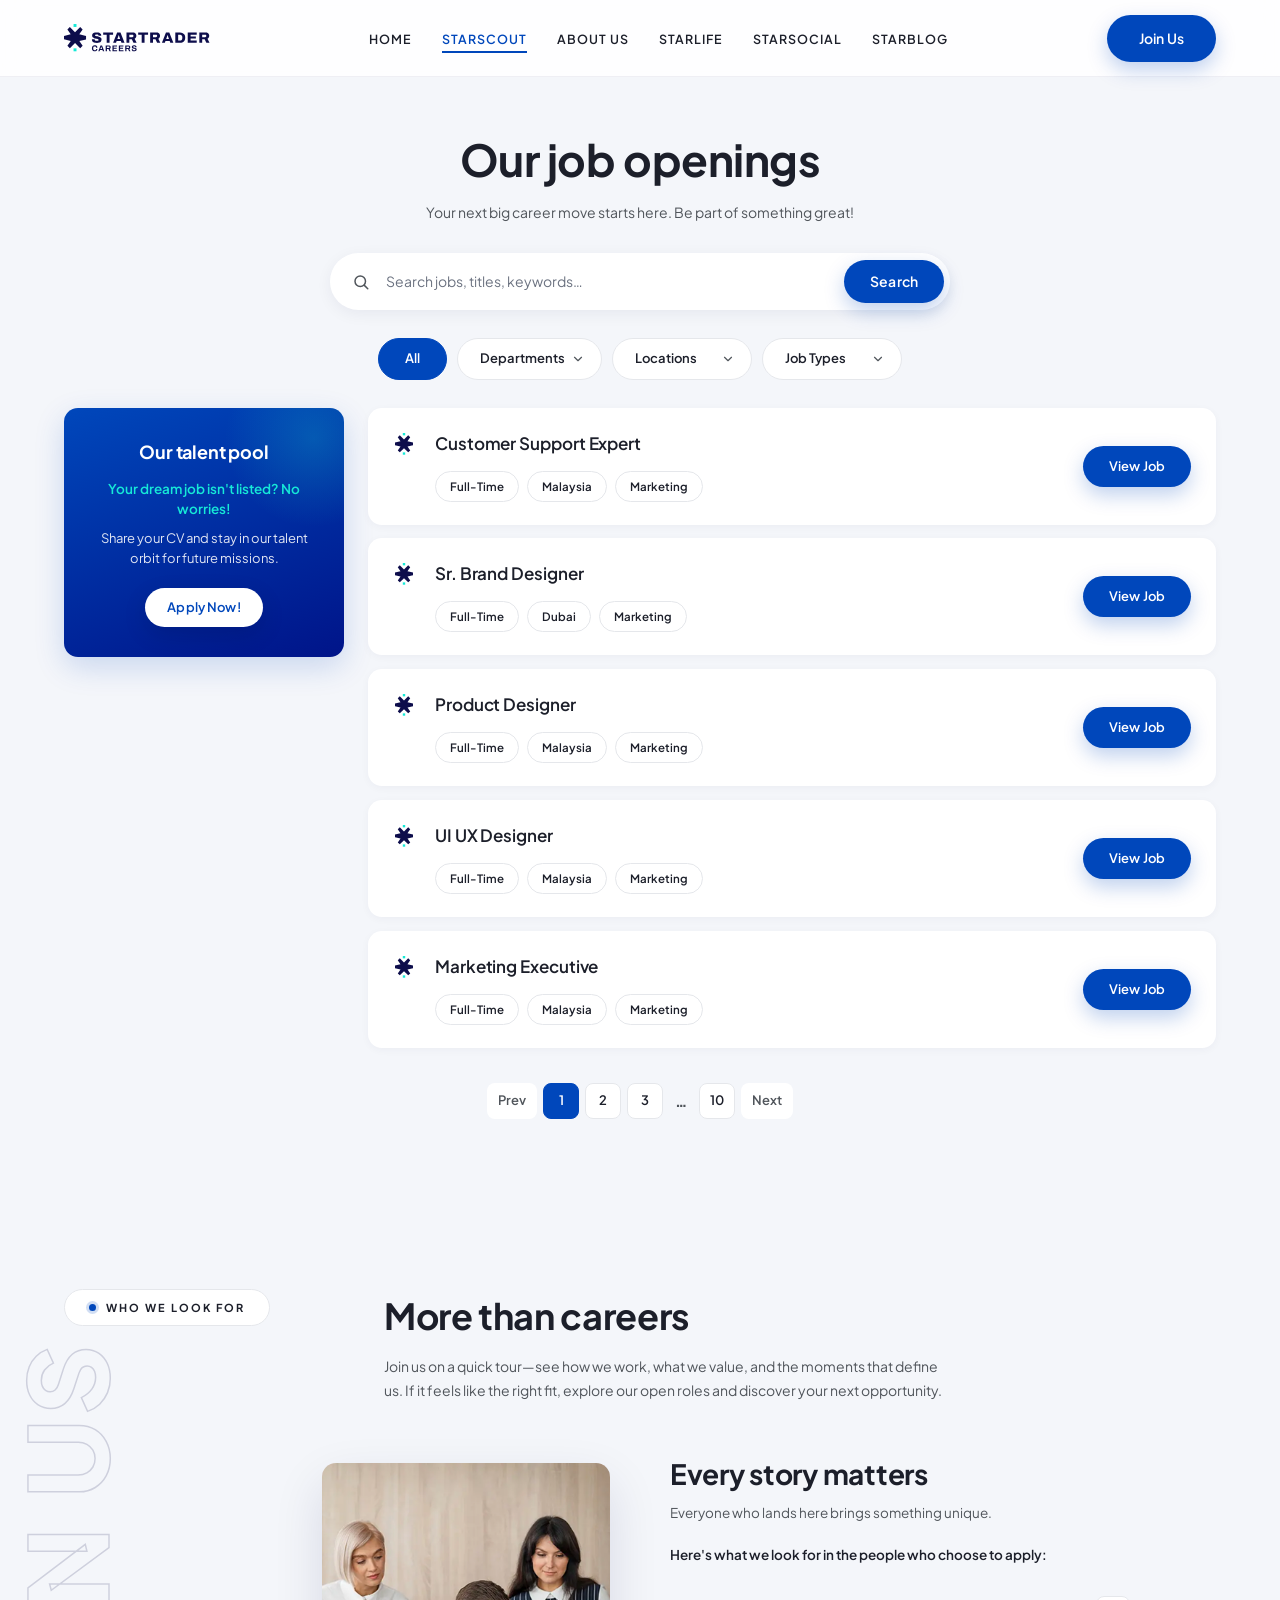
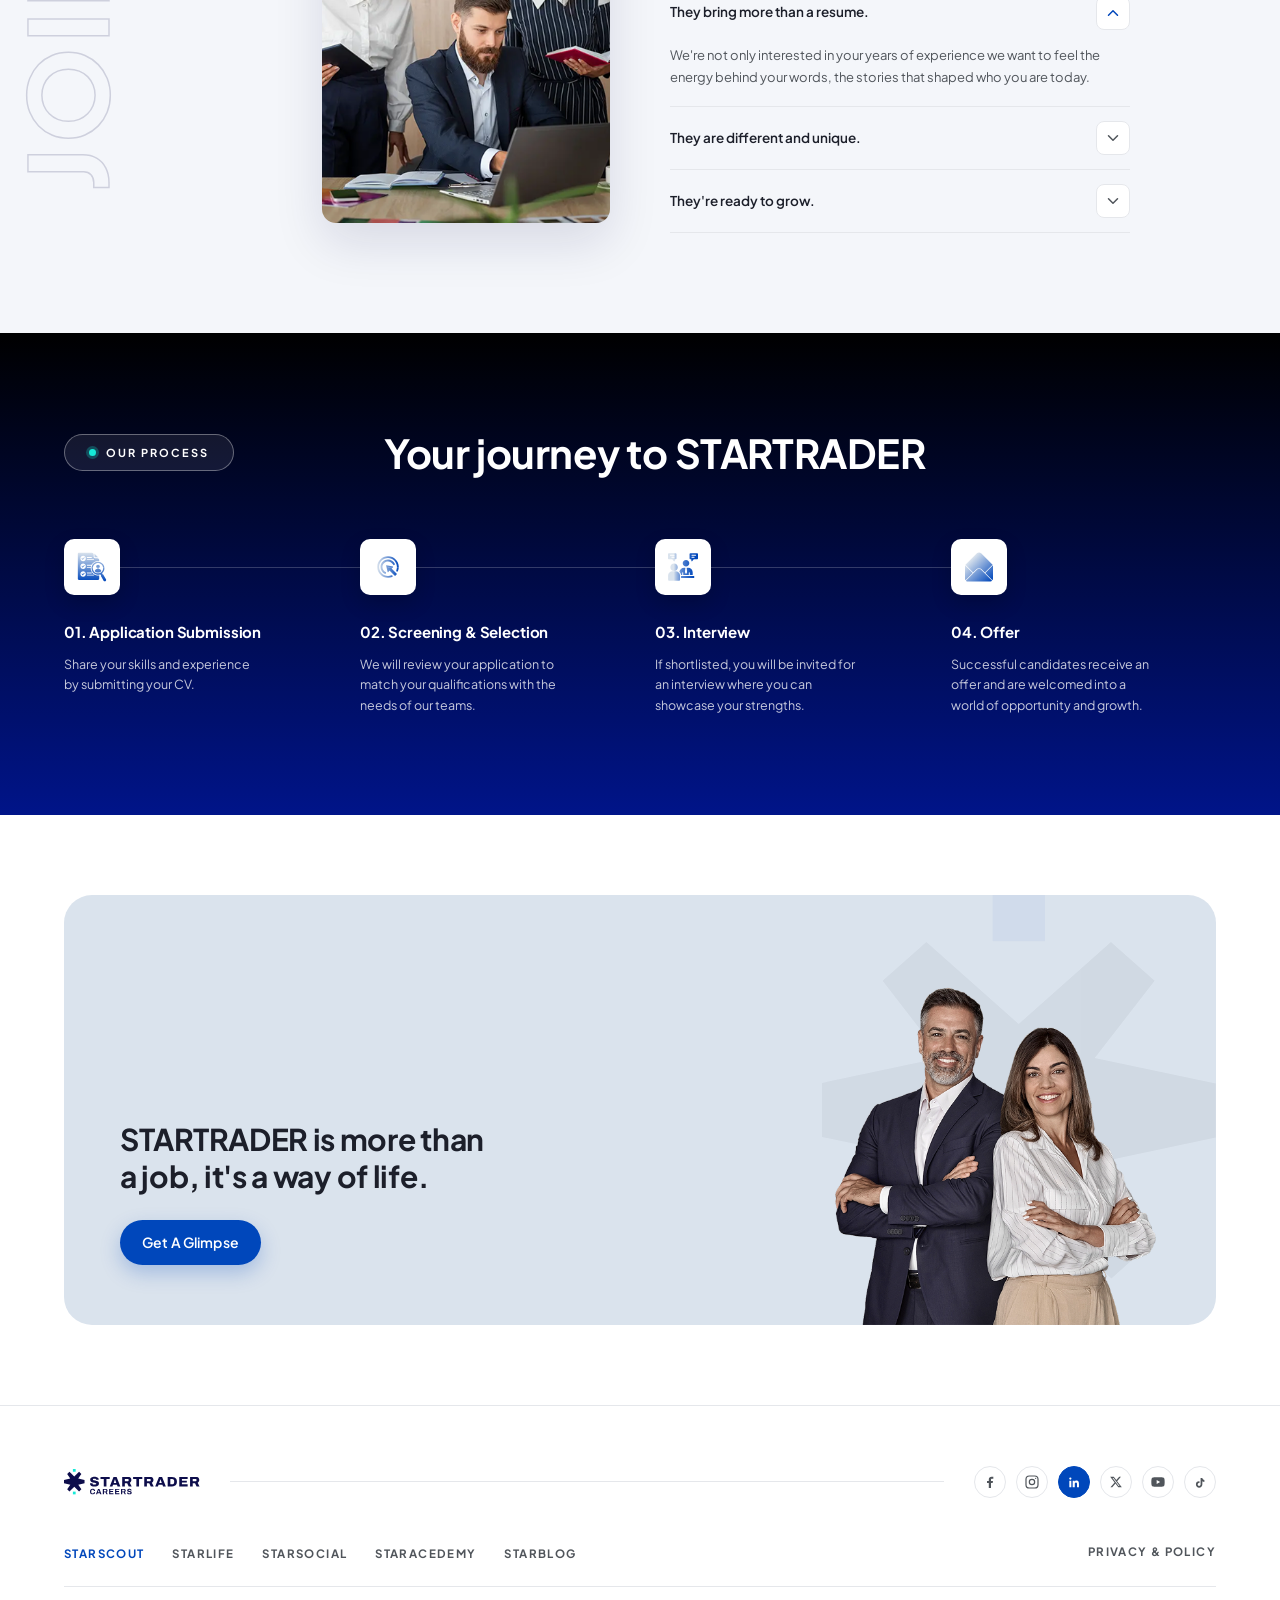
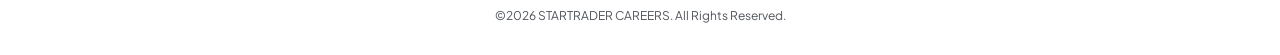
<file: starscout.html>
<!DOCTYPE html>
<html lang="en">
<head>
  <meta charset="UTF-8" />
  <meta name="viewport" content="width=device-width, initial-scale=1.0" />
  <meta name="description" content="STARSCOUT — Our job openings. Your next big career move starts here. Explore open positions at STARTRADER." />
  <title>STARSCOUT — STARTRADER Careers</title>

  <link rel="preconnect" href="https://fonts.googleapis.com" />
  <link rel="preconnect" href="https://fonts.gstatic.com" crossorigin />
  <link href="https://fonts.googleapis.com/css2?family=Plus+Jakarta+Sans:wght@300;400;500;600;700;800&display=swap" rel="stylesheet" />

  <link rel="icon" type="image/svg+xml" href="assets/Images/StarCareerLogo.svg" />
  <link rel="stylesheet" href="styles.css" />
</head>
<body class="page-starscout">

  <!-- ============ HEADER ============ -->
  <header class="site-header" id="siteHeader">
    <div class="container header-inner">
      <a class="brand" href="index.html" aria-label="STARTRADER Careers home">
        <img src="assets/Images/StarCareerLogo.svg" alt="STARTRADER Careers" />
      </a>

      <nav class="primary-nav" aria-label="Primary">
        <ul>
          <li><a href="index.html" class="nav-link">HOME</a></li>
          <li><a href="starscout.html" class="nav-link active">STARSCOUT</a></li>
          <li><a href="index.html#about" class="nav-link">ABOUT US</a></li>
          <li><a href="index.html#starlife" class="nav-link">STARLIFE</a></li>
          <li><a href="index.html#starsocial" class="nav-link">STARSOCIAL</a></li>
          <li><a href="index.html#starblog" class="nav-link">STARBLOG</a></li>
        </ul>
      </nav>

      <a href="#talent-pool" class="btn btn-primary join-btn">Join Us</a>

      <button class="menu-toggle" id="menuToggle" aria-label="Open menu" aria-expanded="false">
        <span></span><span></span><span></span>
      </button>
    </div>

    <div class="mobile-drawer" id="mobileDrawer" aria-hidden="true">
      <ul>
        <li><a href="index.html">HOME</a></li>
        <li><a href="starscout.html" class="active">STARSCOUT</a></li>
        <li><a href="index.html#about">ABOUT US</a></li>
        <li><a href="index.html#starlife">STARLIFE</a></li>
        <li><a href="index.html#starsocial">STARSOCIAL</a></li>
        <li><a href="index.html#starblog">STARBLOG</a></li>
        <li><a href="#talent-pool" class="btn btn-primary">Join Us</a></li>
      </ul>
    </div>
  </header>

  <!-- ============ OUR JOB OPENINGS ============ -->
  <section class="jobs-section" id="jobs">
    <div class="container">
      <header class="jobs-header reveal">
        <h1 class="jobs-title">Our job openings</h1>
        <p class="jobs-subtitle">Your next big career move starts here. Be part of something great!</p>
      </header>

      <!-- Search bar -->
      <form class="job-search reveal" role="search" onsubmit="return false;">
        <span class="job-search-icon" aria-hidden="true">
          <svg viewBox="0 0 24 24" width="18" height="18" fill="none" stroke="currentColor" stroke-width="2" stroke-linecap="round" stroke-linejoin="round"><circle cx="11" cy="11" r="7"/><line x1="16.5" y1="16.5" x2="21" y2="21"/></svg>
        </span>
        <input type="search" class="job-search-input" placeholder="Search jobs, titles, keywords…" aria-label="Search jobs" />
        <button type="submit" class="btn btn-primary job-search-btn">Search</button>
      </form>

      <!-- Filter pills (centered) -->
      <div class="filter-pills reveal" role="region" aria-label="Job filters">
        <button class="chip chip-active" type="button" data-filter="all">All</button>

        <label class="chip chip-select">
          <span class="chip-label">Departments</span>
          <svg viewBox="0 0 24 24" width="14" height="14" fill="none" stroke="currentColor" stroke-width="2" stroke-linecap="round" stroke-linejoin="round" aria-hidden="true"><polyline points="6 9 12 15 18 9"/></svg>
          <select aria-label="Departments" data-default="Departments">
            <option value="">Departments</option>
            <option>Engineering</option>
            <option>Sales</option>
            <option>Design</option>
            <option>Marketing</option>
            <option>Operations</option>
            <option>Customer Support</option>
          </select>
        </label>

        <label class="chip chip-select">
          <span class="chip-label">Locations</span>
          <svg viewBox="0 0 24 24" width="14" height="14" fill="none" stroke="currentColor" stroke-width="2" stroke-linecap="round" stroke-linejoin="round" aria-hidden="true"><polyline points="6 9 12 15 18 9"/></svg>
          <select aria-label="Locations" data-default="Locations">
            <option value="">Locations</option>
            <option>Malaysia</option>
            <option>China</option>
            <option>Dubai</option>
            <option>Singapore</option>
            <option>United Kingdom</option>
          </select>
        </label>

        <label class="chip chip-select">
          <span class="chip-label">Job Types</span>
          <svg viewBox="0 0 24 24" width="14" height="14" fill="none" stroke="currentColor" stroke-width="2" stroke-linecap="round" stroke-linejoin="round" aria-hidden="true"><polyline points="6 9 12 15 18 9"/></svg>
          <select aria-label="Job Types" data-default="Job Types">
            <option value="">Job Types</option>
            <option>Full Time</option>
            <option>Part Time</option>
            <option>Contract</option>
            <option>Internship</option>
          </select>
        </label>
      </div>

      <!-- Jobs layout: talent pool + job cards -->
      <div class="jobs-grid">

        <!-- Talent pool card -->
        <aside class="talent-pool reveal" id="talent-pool">
          <div class="talent-pool-inner">
            <h3>Our talent pool</h3>
            <p class="talent-hook">Your dream job isn't listed? No worries!</p>
            <p class="talent-desc">Share your CV and stay in our talent orbit for future missions.</p>
            <a href="#" class="btn btn-white talent-cta">Apply Now!</a>
          </div>
        </aside>

        <!-- Job cards -->
        <ul class="job-list" id="jobList">
          <li class="job-card reveal" data-delay="0">
            <span class="job-mark" aria-hidden="true"><img src="assets/Images/starLog.svg" alt="" /></span>
            <div class="job-info">
              <h3 class="job-title">Customer Support Expert</h3>
              <div class="job-tags">
                <span class="chip-tag">Full-Time</span>
                <span class="chip-tag">Malaysia</span>
                <span class="chip-tag">Marketing</span>
              </div>
            </div>
            <a href="#" class="btn btn-primary job-view-btn">View Job</a>
          </li>

          <li class="job-card reveal" data-delay="60">
            <span class="job-mark" aria-hidden="true"><img src="assets/Images/starLog.svg" alt="" /></span>
            <div class="job-info">
              <h3 class="job-title">Sr. Brand Designer</h3>
              <div class="job-tags">
                <span class="chip-tag">Full-Time</span>
                <span class="chip-tag">Dubai</span>
                <span class="chip-tag">Marketing</span>
              </div>
            </div>
            <a href="#" class="btn btn-primary job-view-btn">View Job</a>
          </li>

          <li class="job-card reveal" data-delay="120">
            <span class="job-mark" aria-hidden="true"><img src="assets/Images/starLog.svg" alt="" /></span>
            <div class="job-info">
              <h3 class="job-title">Product Designer</h3>
              <div class="job-tags">
                <span class="chip-tag">Full-Time</span>
                <span class="chip-tag">Malaysia</span>
                <span class="chip-tag">Marketing</span>
              </div>
            </div>
            <a href="#" class="btn btn-primary job-view-btn">View Job</a>
          </li>

          <li class="job-card reveal" data-delay="180">
            <span class="job-mark" aria-hidden="true"><img src="assets/Images/starLog.svg" alt="" /></span>
            <div class="job-info">
              <h3 class="job-title">UI UX Designer</h3>
              <div class="job-tags">
                <span class="chip-tag">Full-Time</span>
                <span class="chip-tag">Malaysia</span>
                <span class="chip-tag">Marketing</span>
              </div>
            </div>
            <a href="#" class="btn btn-primary job-view-btn">View Job</a>
          </li>

          <li class="job-card reveal" data-delay="240">
            <span class="job-mark" aria-hidden="true"><img src="assets/Images/starLog.svg" alt="" /></span>
            <div class="job-info">
              <h3 class="job-title">Marketing Executive</h3>
              <div class="job-tags">
                <span class="chip-tag">Full-Time</span>
                <span class="chip-tag">Malaysia</span>
                <span class="chip-tag">Marketing</span>
              </div>
            </div>
            <a href="#" class="btn btn-primary job-view-btn">View Job</a>
          </li>
        </ul>
      </div>

      <!-- Pagination -->
      <nav class="pagination reveal" aria-label="Job results pagination">
        <button class="page-btn page-arrow" type="button" data-action="prev">Prev</button>
        <button class="page-btn is-active" type="button" aria-current="page">1</button>
        <button class="page-btn" type="button">2</button>
        <button class="page-btn" type="button">3</button>
        <span class="page-ellipsis">…</span>
        <button class="page-btn" type="button">10</button>
        <button class="page-btn page-arrow" type="button" data-action="next">Next</button>
      </nav>
    </div>
  </section>

  <!-- ============ MORE THAN CAREERS ============ -->
  <section class="more-careers" id="more-careers">
    <div class="mc-watermark" aria-hidden="true"><span>JOIN US</span></div>

    <div class="container">
      <div class="mc-head">
        <div class="pill pill-light reveal"><span class="pill-dot"></span>WHO WE LOOK FOR</div>
        <div class="mc-headline reveal">
          <h2>More than careers</h2>
          <p>Join us on a quick tour—see how we work, what we value, and the moments that define us. If it feels like the right fit, explore our open roles and discover your next opportunity.</p>
        </div>
      </div>

      <div class="mc-body">
        <div class="mc-image reveal">
          <img src="assets/Images/every story matters.png" alt="STARTRADER team collaborating" />
        </div>

        <div class="mc-content reveal">
          <h3>Every story matters</h3>
          <p class="mc-lede">Everyone who lands here brings something unique.</p>
          <p class="mc-sub">Here's what we look for in the people who choose to apply:</p>

          <div class="accordion" id="mcAccordion">
            <details class="accordion-item" open>
              <summary>
                <span>They bring more than a resume.</span>
                <svg class="acc-icon" viewBox="0 0 24 24" width="20" height="20" fill="none" stroke="currentColor" stroke-width="2" stroke-linecap="round" stroke-linejoin="round" aria-hidden="true"><polyline points="6 9 12 15 18 9"/></svg>
              </summary>
              <div class="accordion-body">
                We're not only interested in your years of experience we want to feel the energy behind your words, the stories that shaped who you are today.
              </div>
            </details>

            <details class="accordion-item">
              <summary>
                <span>They are different and unique.</span>
                <svg class="acc-icon" viewBox="0 0 24 24" width="20" height="20" fill="none" stroke="currentColor" stroke-width="2" stroke-linecap="round" stroke-linejoin="round" aria-hidden="true"><polyline points="6 9 12 15 18 9"/></svg>
              </summary>
              <div class="accordion-body">
                We celebrate the perspectives, backgrounds, and ideas that don't fit a template — the kind that push the team forward in unexpected ways.
              </div>
            </details>

            <details class="accordion-item">
              <summary>
                <span>They're ready to grow.</span>
                <svg class="acc-icon" viewBox="0 0 24 24" width="20" height="20" fill="none" stroke="currentColor" stroke-width="2" stroke-linecap="round" stroke-linejoin="round" aria-hidden="true"><polyline points="6 9 12 15 18 9"/></svg>
              </summary>
              <div class="accordion-body">
                Curiosity, ownership, and a learning mindset matter more than a perfect track record. If you're hungry to grow, we'll meet you there.
              </div>
            </details>
          </div>
        </div>
      </div>
    </div>
  </section>

  <!-- ============ JOURNEY TO STARTRADER ============ -->
  <section class="journey" id="journey">
    <div class="container">
      <header class="journey-head">
        <div class="pill reveal"><span class="pill-dot"></span>OUR PROCESS</div>
        <h2 class="journey-title reveal">Your journey to STARTRADER</h2>
      </header>

      <ol class="journey-steps">
        <li class="journey-step reveal" data-delay="0">
          <div class="step-icon">
            <img src="assets/Icons/requirements 1.svg" alt="" aria-hidden="true" />
          </div>
          <h4>01. Application Submission</h4>
          <p>Share your skills and experience by submitting your CV.</p>
        </li>

        <li class="journey-step reveal" data-delay="80">
          <div class="step-icon">
            <img src="assets/Icons/click 1.svg" alt="" aria-hidden="true" />
          </div>
          <h4>02. Screening &amp; Selection</h4>
          <p>We will review your application to match your qualifications with the needs of our teams.</p>
        </li>

        <li class="journey-step reveal" data-delay="160">
          <div class="step-icon">
            <img src="assets/Icons/interview 1.svg" alt="" aria-hidden="true" />
          </div>
          <h4>03. Interview</h4>
          <p>If shortlisted, you will be invited for an interview where you can showcase your strengths.</p>
        </li>

        <li class="journey-step reveal" data-delay="240">
          <div class="step-icon">
            <img src="assets/Icons/envelope 1.svg" alt="" aria-hidden="true" />
          </div>
          <h4>04. Offer</h4>
          <p>Successful candidates receive an offer and are welcomed into a world of opportunity and growth.</p>
        </li>
      </ol>
    </div>
  </section>

  <!-- ============ WAY OF LIFE CTA ============ -->
  <section class="final-cta" id="way-of-life">
    <div class="container">
      <div class="cta-card reveal">
        <div class="cta-bg" aria-hidden="true">
          <img src="assets/Images/footerBackground.svg" alt="" />
        </div>
        <div class="cta-copy">
          <h2>STARTRADER is more than<br />a job, it's a way of life.</h2>
          <a href="#jobs" class="btn btn-primary">Get A Glimpse</a>
        </div>
        <div class="cta-people">
          <img src="assets/Images/fotterImage.png" alt="STARTRADER team members" />
        </div>
      </div>
    </div>
  </section>

  <!-- ============ FOOTER ============ -->
  <footer class="site-footer">
    <div class="container">
      <div class="footer-top">
        <a class="brand" href="index.html" aria-label="STARTRADER Careers home">
          <img src="assets/Images/StarCareerLogo.svg" alt="STARTRADER Careers" />
        </a>
        <div class="footer-divider"></div>
        <ul class="footer-socials" aria-label="Social media">
          <li><a href="#" aria-label="Facebook"><svg viewBox="0 0 24 24" width="16" height="16" fill="currentColor"><path d="M13.5 21v-7.5h2.5l.5-3h-3V8.5c0-.9.3-1.5 1.6-1.5H17V4.3C16.6 4.2 15.5 4 14.3 4 11.9 4 10.2 5.5 10.2 8.2v2.3H7.5v3h2.7V21h3.3z"/></svg></a></li>
          <li><a href="#" aria-label="Instagram"><svg viewBox="0 0 24 24" width="16" height="16" fill="none" stroke="currentColor" stroke-width="1.8"><rect x="3" y="3" width="18" height="18" rx="5"/><circle cx="12" cy="12" r="4"/><circle cx="17.5" cy="6.5" r="1" fill="currentColor" stroke="none"/></svg></a></li>
          <li class="social-blue"><a href="#" aria-label="LinkedIn"><svg viewBox="0 0 24 24" width="16" height="16" fill="currentColor"><path d="M6.5 8.5a1.7 1.7 0 110-3.4 1.7 1.7 0 010 3.4zM5 10h3v10H5V10zm5 0h2.9v1.4h.04c.4-.75 1.4-1.55 2.86-1.55 3.06 0 3.62 2 3.62 4.7V20H16.5v-4.6c0-1.1-.02-2.5-1.55-2.5-1.55 0-1.79 1.2-1.79 2.42V20H10V10z"/></svg></a></li>
          <li><a href="#" aria-label="X"><svg viewBox="0 0 24 24" width="14" height="14" fill="currentColor"><path d="M17.5 3h3l-6.6 7.6L22 21h-6.1l-4.8-6.3L5.6 21H2.5l7.1-8.1L2 3h6.2l4.3 5.7L17.5 3zm-1.1 16h1.7L7.7 5H6L16.4 19z"/></svg></a></li>
          <li><a href="#" aria-label="YouTube"><svg viewBox="0 0 24 24" width="16" height="16" fill="currentColor"><path d="M21.6 7.2c-.2-.9-.9-1.6-1.8-1.8C18.1 5 12 5 12 5s-6.1 0-7.8.4c-.9.2-1.6.9-1.8 1.8C2 9 2 12 2 12s0 3 .4 4.8c.2.9.9 1.6 1.8 1.8C5.9 19 12 19 12 19s6.1 0 7.8-.4c.9-.2 1.6-.9 1.8-1.8.4-1.8.4-4.8.4-4.8s0-3-.4-4.8zM10 15V9l5.2 3L10 15z"/></svg></a></li>
          <li><a href="#" aria-label="TikTok"><svg viewBox="0 0 24 24" width="14" height="14" fill="currentColor"><path d="M19.5 8.5c-1.8 0-3.3-1.4-3.5-3.2V5h-3v11.2c0 1.4-1.1 2.5-2.5 2.5S8 17.6 8 16.2s1.1-2.5 2.5-2.5c.2 0 .4 0 .6.1v-3c-.2 0-.4-.05-.6-.05A5.55 5.55 0 0 0 5 16.2C5 19.3 7.5 21.7 10.5 21.7s5.5-2.5 5.5-5.5v-5.5c1 .7 2.2 1.1 3.5 1.1V8.5z"/></svg></a></li>
        </ul>
      </div>

      <div class="footer-bottom">
        <ul class="footer-links">
          <li><a href="starscout.html" class="active">STARSCOUT</a></li>
          <li><a href="index.html#starlife">STARLIFE</a></li>
          <li><a href="index.html#starsocial">STARSOCIAL</a></li>
          <li><a href="#">STARACEDEMY</a></li>
          <li><a href="index.html#starblog">STARBLOG</a></li>
        </ul>
        <a href="#" class="footer-policy">PRIVACY &amp; POLICY</a>
      </div>

      <p class="copyright">©2026 STARTRADER CAREERS. All Rights Reserved.</p>
    </div>
  </footer>

  <script src="script.js"></script>
</body>
</html>
</file>
<file: styles.css>
/* ============================================
   STARTRADER CAREERS — Stylesheet
   Brand colors: https://www.startrader.com/brand-hub/
============================================ */

:root {
  --primary-dark-blue: #0D0D4B;
  --primary-cyan:      #16E9D7;
  --primary-blue:      #0047BB;
  --light-gray:        #DAE3ED;
  --navy-blue:         #001489;
  --dark-charcoal:     #1C1F2A;
  --medium-gray:       #50555B;
  --warm-beige:        #DFC5AE;

  --white:             #FFFFFF;
  --off-white:         #F4F6FA;
  --black:             #0A0A1A;
  --text:              #1C1F2A;
  --text-muted:        #6B7280;
  --border:            #E5E7EB;

  --radius-sm: 8px;
  --radius-md: 14px;
  --radius-lg: 22px;
  --radius-xl: 28px;

  --shadow-sm: 0 2px 8px rgba(13, 13, 75, 0.06);
  --shadow-md: 0 10px 30px rgba(13, 13, 75, 0.10);
  --shadow-lg: 0 24px 60px rgba(13, 13, 75, 0.18);

  --ease: cubic-bezier(.22, .61, .36, 1);
  --ease-out: cubic-bezier(.16, 1, .3, 1);

  --header-h: 76px;
  --max-w: 1200px;
}

/* ============== RESET ============== */
*,*::before,*::after { box-sizing: border-box; }
html { scroll-behavior: smooth; -webkit-text-size-adjust: 100%; }
body {
  margin: 0;
  font-family: 'Plus Jakarta Sans', system-ui, -apple-system, Segoe UI, Roboto, sans-serif;
  color: var(--text);
  background: var(--white);
  line-height: 1.5;
  -webkit-font-smoothing: antialiased;
  text-rendering: optimizeLegibility;
  overflow-x: hidden;
}
img, svg, video { display: block; max-width: 100%; height: auto; }
a { color: inherit; text-decoration: none; }
ul { list-style: none; padding: 0; margin: 0; }
button { font: inherit; cursor: pointer; border: 0; background: none; color: inherit; }
h1,h2,h3,h4 { margin: 0; font-weight: 700; letter-spacing: -0.01em; }
p { margin: 0; }

.container {
  width: 100%;
  max-width: var(--max-w);
  margin: 0 auto;
  padding: 0 24px;
}

/* ============== BUTTONS ============== */
.btn {
  display: inline-flex;
  align-items: center;
  justify-content: center;
  gap: 8px;
  padding: 12px 22px;
  border-radius: 50px;
  font-weight: 600;
  font-size: 14px;
  letter-spacing: 0.01em;
  transition: transform .25s var(--ease), box-shadow .25s var(--ease), background .25s var(--ease), color .25s var(--ease);
  white-space: nowrap;
}
.btn-primary {
  background: var(--primary-blue);
  color: #fff;
  box-shadow: 0 8px 20px rgba(0, 71, 187, 0.25);
}
.btn-primary:hover {
  transform: translateY(-2px);
  box-shadow: 0 14px 28px rgba(0, 71, 187, 0.35);
  background: #003ea5;
}
.btn-ghost {
  background: rgba(255,255,255,0.08);
  color: #fff;
  border: 1.5px solid rgba(255,255,255,0.9);
  backdrop-filter: blur(8px);
  -webkit-backdrop-filter: blur(8px);
}
.btn-ghost:hover {
  background: #fff;
  color: var(--primary-blue);
  transform: translateY(-2px);
}
.btn-white {
  background: var(--white);
  color: var(--primary-blue);
  box-shadow: 0 8px 24px rgba(0,0,0,0.12);
}
.btn-white:hover {
  transform: translateY(-2px);
  box-shadow: 0 14px 32px rgba(0,0,0,0.2);
  background: var(--primary-blue);
  color: #fff;
}

/* ============== HEADER ============== */
.site-header {
  position: fixed;
  top: 0; left: 0; right: 0;
  background: rgba(255,255,255,0.85);
  backdrop-filter: blur(14px);
  -webkit-backdrop-filter: blur(14px);
  border-bottom: 1px solid rgba(13, 13, 75, 0.06);
  z-index: 100;
  transition: box-shadow .3s var(--ease), background .3s var(--ease);
}
.site-header.scrolled {
  background: rgba(255,255,255,0.95);
  box-shadow: var(--shadow-sm);
}
.header-inner {
  height: var(--header-h);
  display: flex;
  align-items: center;
  justify-content: space-between;
  gap: 24px;
}
.brand img { height: 28px; width: auto; }
.primary-nav ul {
  display: flex;
  gap: 30px;
  align-items: center;
}
.nav-link {
  position: relative;
  font-size: 12.5px;
  font-weight: 600;
  letter-spacing: 0.08em;
  color: var(--text);
  padding: 6px 0;
  transition: color .25s var(--ease);
}
.nav-link::after {
  content: '';
  position: absolute;
  left: 50%;
  bottom: 0;
  height: 2px;
  width: 0;
  background: var(--primary-blue);
  transition: width .35s var(--ease), left .35s var(--ease);
}
.nav-link:hover { color: var(--primary-blue); }
.nav-link:hover::after,
.nav-link.active::after { width: 100%; left: 0; }
.nav-link.active { color: var(--primary-blue); }
.join-btn {
  padding: 13px 32px;
  font-size: 14px;
  border-radius: 50px;
}

.menu-toggle {
  display: none;
  width: 36px; height: 36px;
  flex-direction: column;
  justify-content: center;
  gap: 5px;
  align-items: center;
}
.menu-toggle span {
  width: 22px; height: 2px;
  background: var(--text);
  border-radius: 2px;
  transition: transform .3s var(--ease), opacity .3s var(--ease);
}
.menu-toggle.open span:nth-child(1) { transform: translateY(7px) rotate(45deg); }
.menu-toggle.open span:nth-child(2) { opacity: 0; }
.menu-toggle.open span:nth-child(3) { transform: translateY(-7px) rotate(-45deg); }

.mobile-drawer {
  position: fixed;
  top: var(--header-h);
  left: 0; right: 0;
  background: #fff;
  box-shadow: var(--shadow-md);
  max-height: 0;
  overflow: hidden;
  transition: max-height .4s var(--ease);
}
.mobile-drawer.open { max-height: 560px; }
.mobile-drawer ul {
  padding: 12px 20px 22px;
  display: flex;
  flex-direction: column;
  gap: 0;
}
.mobile-drawer a:not(.btn) {
  display: block;
  padding: 14px 4px;
  font-size: 13.5px;
  font-weight: 600;
  letter-spacing: 0.08em;
  color: var(--text);
  border-bottom: 1px solid var(--border);
  transition: color .2s var(--ease);
}
.mobile-drawer a:not(.btn):hover,
.mobile-drawer a.active { color: var(--primary-blue); }
.mobile-drawer .btn {
  display: inline-flex;
  margin: 18px 0 0;
  align-self: flex-start;
  padding: 11px 28px;
  font-size: 13.5px;
}

/* ============== HERO ============== */
.hero {
  position: relative;
  min-height: 560px;
  height: 75vh;
  max-height: 720px;
  margin-top: var(--header-h);
  overflow: hidden;
  display: flex;
  align-items: center;
  background: #111;
}
.hero-media {
  position: absolute; inset: 0;
  z-index: 0;
}
.hero-img {
  width: 100%; height: 100%;
  object-fit: cover;
  object-position: center right;
  transform: scale(1.05);
  animation: heroZoom 14s var(--ease-out) forwards;
}
@keyframes heroZoom {
  from { transform: scale(1.12); }
  to { transform: scale(1); }
}
.hero::before {
  content:'';
  position:absolute; inset:0;
  background: linear-gradient(90deg, rgba(13,13,75,0.55) 0%, rgba(13,13,75,0.25) 45%, rgba(13,13,75,0) 70%);
  z-index: 1;
}
.hero-content {
  position: relative;
  z-index: 2;
  color: #fff;
}
.hero-title {
  font-size: clamp(28px, 4.6vw, 56px);
  line-height: 1.1;
  font-weight: 600;
  max-width: 760px;
  letter-spacing: -0.02em;
}
.hero-brand { font-weight: 800; }
.hero-rule {
  width: 200px; height: 2px;
  background: #fff;
  margin: 24px 0 28px;
  transform-origin: left;
  transform: scaleX(0);
  animation: ruleIn 1.2s var(--ease-out) .5s forwards;
}
@keyframes ruleIn { to { transform: scaleX(1); } }
.hero-cta { font-size: 13px; padding: 12px 26px; }

/* ============== VIDEO STRIP ============== */
.video-strip {
  position: relative;
  width: 100%;
  background: #000;
  aspect-ratio: 16 / 9;
  max-height: 720px;
  overflow: hidden;
}
.brand-video {
  width: 100%; height: 100%;
  object-fit: cover;
  display: block;
}
.video-control {
  position: absolute;
  top: 50%; left: 50%;
  transform: translate(-50%, -50%);
  width: 84px; height: 84px;
  border-radius: 50%;
  background: rgba(255, 255, 255, 0.95);
  color: var(--primary-blue);
  display: flex;
  align-items: center;
  justify-content: center;
  cursor: pointer;
  box-shadow: 0 10px 30px rgba(0,0,0,0.35);
  transition: transform .25s var(--ease), background .25s var(--ease), opacity .35s var(--ease);
  z-index: 2;
}
.video-control::before {
  content: '';
  position: absolute;
  inset: -10px;
  border-radius: 50%;
  border: 2px solid rgba(255,255,255,0.4);
  animation: ringPulse 2.4s ease-out infinite;
  pointer-events: none;
}
@keyframes ringPulse {
  0%   { transform: scale(0.85); opacity: 0.9; }
  100% { transform: scale(1.4); opacity: 0; }
}
.video-control:hover {
  transform: translate(-50%, -50%) scale(1.08);
  background: #fff;
}
.video-control .icon-play { margin-left: 4px; display: block; }
.video-control .icon-pause { display: none; }
.video-control.is-playing .icon-play { display: none; }
.video-control.is-playing .icon-pause { display: block; }
.video-control.is-playing::before { display: none; }

/* When playing: fade button unless hovered */
.video-strip.is-playing .video-control {
  opacity: 0;
}
.video-strip.is-playing:hover .video-control,
.video-strip.is-playing .video-control:focus-visible {
  opacity: 1;
}

/* ============== STARSTORY ============== */
.starstory {
  background: linear-gradient(180deg, #000 0%, #001489 100%);
  color: #fff;
  padding: 90px 0 110px;
  position: relative;
  overflow: hidden;
}
.starstory::before,
.starstory::after {
  content:'';
  position: absolute;
  width: 540px; height: 540px;
  border-radius: 50%;
  background: radial-gradient(circle, rgba(22,233,215,0.12) 0%, transparent 70%);
  pointer-events: none;
}
.starstory::before { top: -180px; left: -180px; }
.starstory::after  { bottom: -200px; right: -160px; background: radial-gradient(circle, rgba(255,255,255,0.10) 0%, transparent 70%); }

.starstory-head {
  display: grid;
  grid-template-columns: 200px 1fr;
  align-items: start;
  gap: 40px;
  margin-bottom: 56px;
}
.starstory-head .pill { justify-self: start; align-self: start; }
.starstory-copy {
  padding-left: 80px;
  max-width: 720px;
}
.pill {
  display: inline-flex;
  align-items: center;
  justify-content: center;
  gap: 10px;
  padding: 12px 24px;
  border-radius: 999px;
  background: rgba(255,255,255,0.08);
  border: 1px solid rgba(255,255,255,0.35);
  font-size: 11px;
  font-weight: 700;
  letter-spacing: 0.18em;
  color: #fff;
  width: auto;
  white-space: nowrap;
  line-height: 1;
}
.pill.light {
  background: rgba(255,255,255,0.10);
  border-color: rgba(255,255,255,0.35);
}
.pill-dot {
  width: 7px; height: 7px;
  background: var(--primary-cyan);
  border-radius: 50%;
  box-shadow: 0 0 0 3px rgba(22,233,215,0.25);
  animation: pulse 2.4s ease-in-out infinite;
}
@keyframes pulse {
  0%,100% { transform: scale(1); opacity: 1; }
  50%     { transform: scale(1.3); opacity: .7; }
}
.section-title {
  font-size: clamp(28px, 3.8vw, 44px);
  font-weight: 700;
  letter-spacing: 0.02em;
  margin-bottom: 18px;
  text-align: left;
}
.section-lede {
  font-size: 14.5px;
  line-height: 1.7;
  color: rgba(255,255,255,0.85);
  text-align: left;
  max-width: 620px;
  margin: 0;
}

.story-grid {
  display: grid;
  grid-template-columns: repeat(3, 1fr);
  gap: 22px;
}
.story-card {
  position: relative;
  background: #fff;
  color: var(--text);
  padding: 32px 28px 56px;
  border-radius: var(--radius-md);
  min-height: 200px;
  display: flex;
  flex-direction: column;
  gap: 14px;
  overflow: hidden;
  transition: transform .35s var(--ease), box-shadow .35s var(--ease);
}
.story-card::before {
  content:'';
  position: absolute;
  inset: 0;
  background: linear-gradient(135deg, var(--primary-blue), var(--primary-dark-blue));
  opacity: 0;
  transition: opacity .4s var(--ease);
  z-index: 0;
}
.story-card > * { position: relative; z-index: 1; }
.story-card:hover {
  transform: translateY(-6px);
  box-shadow: 0 24px 50px rgba(0,0,0,0.22);
}
.story-card:hover::before { opacity: 1; }
.story-card:hover h3,
.story-card:hover p,
.story-card:hover .card-arrow { color: #fff; }
.story-card:hover .card-rule { background: rgba(255,255,255,0.5); width: 100%; }

.story-card h3 {
  font-size: 18px;
  font-weight: 800;
  letter-spacing: 0.04em;
  transition: color .3s var(--ease);
}
.card-rule {
  display: block;
  width: 40px; height: 1px;
  background: var(--border);
  transition: background .3s var(--ease), width .4s var(--ease);
}
.story-card p {
  font-size: 13.5px;
  line-height: 1.7;
  color: var(--medium-gray);
  transition: color .3s var(--ease);
}
.card-arrow {
  position: absolute;
  right: 24px; bottom: 22px;
  font-size: 20px;
  color: var(--primary-blue);
  opacity: 0;
  transform: translateX(-8px);
  transition: opacity .3s var(--ease), transform .35s var(--ease), color .3s var(--ease);
}
.story-card:hover .card-arrow {
  opacity: 1;
  transform: translateX(0);
}

@media (min-width: 880px) {
  /* top row: 3 equal cards; bottom row: 2 equal cards */
  .story-grid {
    grid-template-columns: repeat(6, 1fr);
  }
  .story-card { grid-column: span 2; }
  .story-card--wide { grid-column: span 3; }
}

/* ============== CEO MESSAGE ============== */
.ceo {
  position: relative;
  background: #fff;
  overflow: hidden;
}
.ceo-bg {
  position: absolute;
  inset: 0;
  z-index: 0;
}
.ceo-bg img {
  width: 100%; height: 100%;
  object-fit: cover;
  object-position: right center;
  opacity: 0.6;
}
.ceo {
  padding: 80px 0 0;
  min-height: 520px;
}
.ceo-inner {
  position: relative;
  z-index: 1;
  display: grid;
  grid-template-columns: minmax(280px, 460px) 1fr;
  gap: 60px;
  align-items: end;
  min-height: 440px;
}
.ceo-photo {
  align-self: end;
}
.ceo-photo img {
  width: 100%;
  max-width: 420px;
  display: block;
  margin: 0 auto;
  filter: drop-shadow(0 30px 40px rgba(0,0,0,0.15));
}
.ceo-copy {
  align-self: center;
  padding-bottom: 80px;
}
.ceo-copy { max-width: 460px; }
.ceo-title {
  font-size: clamp(20px, 2.2vw, 26px);
  font-weight: 700;
  color: var(--text);
  margin-bottom: 6px;
}
.ceo-subtitle {
  font-size: 12px;
  letter-spacing: 0.08em;
  font-weight: 600;
  color: var(--primary-blue);
  margin-bottom: 18px;
}
.ceo-quote {
  font-size: 14.5px;
  line-height: 1.7;
  color: var(--medium-gray);
  font-style: italic;
}

/* ============== PURPOSE ============== */
.purpose {
  background: var(--primary-blue);
  color: #fff;
  padding: 90px 0 100px;
  position: relative;
  overflow: hidden;
}
.purpose-inner {
  display: grid;
  grid-template-columns: 1fr 1fr;
  gap: 60px;
  align-items: start;
}
.purpose-title {
  font-size: clamp(28px, 3.6vw, 42px);
  font-weight: 700;
  line-height: 1.15;
  margin: 22px 0 32px;
  letter-spacing: -0.01em;
}
.purpose-image {
  border-radius: var(--radius-md);
  overflow: hidden;
  max-width: 460px;
  box-shadow: 0 24px 60px rgba(0,0,0,0.3);
}
.purpose-image img {
  width: 100%;
  height: 240px;
  object-fit: cover;
  transition: transform .8s var(--ease-out);
}
.purpose-image:hover img { transform: scale(1.06); }
.purpose-lede {
  font-size: 14.5px;
  line-height: 1.75;
  color: rgba(255,255,255,0.9);
  margin-bottom: 30px;
  max-width: 540px;
}
.purpose-row {
  display: grid;
  grid-template-columns: 200px 1fr;
  gap: 30px;
  align-items: start;
  padding: 18px 0;
}
.purpose-row h4 {
  font-size: 14px;
  font-weight: 700;
  letter-spacing: 0.02em;
}
.purpose-row p {
  font-size: 13.5px;
  line-height: 1.7;
  color: rgba(255,255,255,0.85);
}
.purpose-divider {
  height: 1px;
  background: rgba(255,255,255,0.2);
}
.purpose-cta { margin-top: 28px; padding: 12px 30px; }

/* ============== FINAL CTA ============== */
.final-cta {
  background: #fff;
  padding: 80px 0;
}
.cta-card {
  position: relative;
  background: var(--light-gray);
  border-radius: var(--radius-xl);
  overflow: hidden;
  padding: 60px 60px 0;
  display: grid;
  grid-template-columns: 1fr 460px;
  align-items: end;
  gap: 40px;
  min-height: 340px;
}
.cta-bg {
  position: absolute;
  top: 0; right: 0; bottom: 0;
  width: 55%;
  z-index: 0;
  pointer-events: none;
  opacity: 0.85;
}
.cta-bg img {
  width: 100%; height: 100%;
  object-fit: contain;
  object-position: right center;
}
.cta-copy {
  position: relative;
  z-index: 2;
  padding-bottom: 60px;
}
.cta-copy h2 {
  font-size: clamp(22px, 2.6vw, 32px);
  font-weight: 700;
  color: var(--text);
  margin-bottom: 24px;
  line-height: 1.25;
}
.cta-people {
  position: relative;
  z-index: 1;
  justify-self: end;
  align-self: end;
}
.cta-people img {
  max-height: 380px;
  width: auto;
  display: block;
}

/* ============== FOOTER ============== */
.site-footer {
  background: #fff;
  padding: 60px 0 30px;
  border-top: 1px solid var(--border);
}
.footer-top {
  display: flex;
  align-items: center;
  gap: 30px;
  padding-bottom: 28px;
}
.footer-top .brand img { height: 26px; }
.footer-divider {
  flex: 1;
  height: 1px;
  background: var(--border);
}
.footer-socials {
  display: flex;
  gap: 10px;
}
.footer-socials a {
  width: 32px; height: 32px;
  border-radius: 50%;
  background: #fff;
  border: 1px solid var(--border);
  display: inline-flex;
  align-items: center;
  justify-content: center;
  color: var(--medium-gray);
  transition: all .25s var(--ease);
}
.footer-socials a:hover {
  background: var(--primary-blue);
  color: #fff;
  border-color: var(--primary-blue);
  transform: translateY(-2px);
}
.footer-socials .social-blue a {
  background: var(--primary-blue);
  color: #fff;
  border-color: var(--primary-blue);
}
.footer-bottom {
  display: flex;
  justify-content: space-between;
  align-items: center;
  padding: 14px 0;
  flex-wrap: wrap;
  gap: 14px;
}
.footer-links {
  display: flex;
  gap: 28px;
  flex-wrap: wrap;
}
.footer-links a {
  font-size: 11.5px;
  font-weight: 700;
  letter-spacing: 0.12em;
  color: var(--medium-gray);
  transition: color .25s var(--ease);
}
.footer-links a:hover,
.footer-links a.active { color: var(--primary-blue); }
.footer-policy {
  font-size: 11.5px;
  font-weight: 700;
  letter-spacing: 0.12em;
  color: var(--medium-gray);
  transition: color .25s var(--ease);
}
.footer-policy:hover { color: var(--primary-blue); }
.copyright {
  text-align: center;
  font-size: 12px;
  color: var(--medium-gray);
  padding-top: 20px;
  border-top: 1px solid var(--border);
  margin-top: 8px;
}

/* ============== REVEAL ANIMATION ============== */
.reveal {
  opacity: 0;
  transform: translateY(28px);
  transition: opacity .8s var(--ease-out), transform .8s var(--ease-out);
  will-change: opacity, transform;
}
.reveal.in-view {
  opacity: 1;
  transform: translateY(0);
}

/* ============== RESPONSIVE ============== */
@media (max-width: 1024px) {
  .ceo { padding: 60px 0; }
  .ceo-inner { grid-template-columns: 1fr; gap: 30px; text-align: center; align-items: center; min-height: 0; }
  .ceo-copy { margin: 0 auto; padding-bottom: 0; align-self: auto; }
  .ceo-photo { align-self: auto; }
  .purpose-inner { grid-template-columns: 1fr; gap: 36px; }
  .purpose-image { max-width: 100%; }
  .cta-card { grid-template-columns: 1fr; padding: 44px 32px 0; text-align: center; min-height: 0; }
  .cta-copy { padding-bottom: 30px; }
  .cta-people { justify-self: center; }
  .cta-bg { width: 100%; opacity: 0.4; }
  .starstory-head { grid-template-columns: 1fr; gap: 22px; }
  .starstory-head .pill { justify-self: start; }
  .starstory-copy { padding-left: 0; }
  .section-title, .section-lede { text-align: left; margin-left: 0; }
}

@media (max-width: 880px) {
  .primary-nav, .join-btn { display: none; }
  .menu-toggle { display: flex; }
  .story-grid { grid-template-columns: 1fr 1fr; }
  .story-card, .story-card--wide { grid-column: span 1; }
}

@media (max-width: 640px) {
  :root { --header-h: 64px; }
  .container { padding: 0 18px; }

  .header-inner { gap: 12px; }
  .brand img { height: 24px; }

  .hero { height: auto; padding: 90px 0 70px; min-height: 440px; }
  .hero::before {
    background: linear-gradient(180deg, rgba(13,13,75,0.6) 0%, rgba(13,13,75,0.4) 100%);
  }
  .hero-title { font-size: clamp(24px, 7vw, 34px); }
  .hero-rule { width: 120px; }

  .video-control { width: 64px; height: 64px; }
  .video-control svg { width: 26px; height: 26px; }
  .video-strip { aspect-ratio: 16 / 12; max-height: 520px; }

  .starstory, .purpose, .ceo, .final-cta { padding: 60px 0; }
  .starstory-head { gap: 18px; margin-bottom: 36px; }
  .story-grid { grid-template-columns: 1fr; gap: 14px; }
  .story-card { padding: 26px 22px 50px; min-height: 0; }

  .ceo-inner { gap: 24px; }
  .ceo-photo img { max-width: 280px; }

  .purpose-title { margin: 16px 0 22px; }
  .purpose-image img { height: 200px; }
  .purpose-row { grid-template-columns: 1fr; gap: 6px; padding: 14px 0; }
  .purpose-cta { margin-top: 18px; }

  .cta-card {
    padding: 36px 24px 0;
    min-height: 0;
    border-radius: 20px;
  }
  .cta-copy { padding-bottom: 24px; }
  .cta-copy h2 { font-size: 20px; margin-bottom: 18px; }
  .cta-people img { max-height: 200px; }

  .footer-top { flex-wrap: wrap; gap: 18px; }
  .footer-divider { display: none; }
  .footer-bottom { flex-direction: column; align-items: flex-start; gap: 10px; }
  .footer-links { gap: 18px; }
}

/* ============================================
   STARSCOUT PAGE
============================================ */

.page-starscout { background: #fff; }
.page-starscout main { padding-top: var(--header-h); }

/* offset for fixed header — applies to sections that start at top of page */
.jobs-section {
  padding: calc(var(--header-h) + 50px) 0 80px;
  background: var(--off-white);
}
.jobs-header {
  text-align: center;
  max-width: 720px;
  margin: 0 auto 30px;
}
.jobs-title {
  font-size: clamp(30px, 4vw, 44px);
  font-weight: 700;
  letter-spacing: -0.01em;
  margin-bottom: 10px;
}
.jobs-subtitle {
  font-size: 14px;
  color: var(--medium-gray);
}

/* Search bar */
.job-search {
  position: relative;
  display: flex;
  align-items: center;
  gap: 8px;
  max-width: 620px;
  margin: 0 auto 28px;
  background: #fff;
  border-radius: 999px;
  padding: 6px 6px 6px 22px;
  box-shadow: 0 4px 16px rgba(13, 13, 75, 0.06);
}
.job-search-icon {
  display: inline-flex;
  color: var(--medium-gray);
  flex-shrink: 0;
}
.job-search-input {
  flex: 1;
  border: 0;
  outline: none;
  background: transparent;
  font: inherit;
  font-size: 14px;
  padding: 12px 8px;
  color: var(--text);
  min-width: 0;
}
.job-search-input::placeholder { color: var(--text-muted); }
.job-search-btn {
  padding: 11px 26px;
  border-radius: 999px;
  font-size: 14px;
}

/* Filter pills (chips) — centered on page */
.filter-pills {
  display: flex;
  flex-wrap: wrap;
  justify-content: center;
  gap: 10px;
  margin-bottom: 28px;
}
.chip {
  position: relative;
  display: inline-flex;
  align-items: center;
  gap: 8px;
  padding: 10px 22px;
  border-radius: 999px;
  background: #fff;
  border: 1px solid var(--border);
  font-size: 13px;
  font-weight: 600;
  color: var(--text);
  cursor: pointer;
  font-family: inherit;
  transition: all .2s var(--ease);
  white-space: nowrap;
  min-width: 140px;
  justify-content: center;
}
.chip:hover {
  border-color: var(--primary-blue);
  color: var(--primary-blue);
}
.chip.chip-active {
  background: var(--primary-blue);
  border-color: var(--primary-blue);
  color: #fff;
  padding: 10px 26px;
  min-width: 0;
}
.chip-select {
  padding-right: 36px;
  justify-content: flex-start;
}
.chip-label {
  pointer-events: none;
  flex: 1;
  text-align: left;
}
/* Native select sits transparent over the entire chip so the whole pill is clickable */
.chip-select select {
  appearance: none;
  -webkit-appearance: none;
  position: absolute;
  inset: 0;
  width: 100%;
  height: 100%;
  border: 0;
  background: transparent;
  color: transparent;
  font: inherit;
  cursor: pointer;
  padding: 0;
  margin: 0;
  outline: none;
  /* Make the option list still readable when opened */
}
.chip-select select option {
  color: var(--text);
  background: #fff;
}
.chip-select svg {
  position: absolute;
  right: 16px;
  top: 50%;
  transform: translateY(-50%);
  pointer-events: none;
  color: var(--medium-gray);
  transition: transform .2s var(--ease);
}
.chip-select:focus-within {
  border-color: var(--primary-blue);
  box-shadow: 0 0 0 3px rgba(0,71,187,0.12);
}
.chip-select:focus-within svg {
  transform: translateY(-50%) rotate(180deg);
  color: var(--primary-blue);
}

/* Jobs grid: talent pool + list */
.jobs-grid {
  display: grid;
  grid-template-columns: 280px 1fr;
  gap: 24px;
  align-items: start;
  margin-bottom: 36px;
}

/* Talent pool card */
.talent-pool {
  background: linear-gradient(160deg, #0047BB 0%, #001489 100%);
  border-radius: var(--radius-md);
  padding: 30px 22px;
  color: #fff;
  text-align: center;
  position: relative;
  overflow: hidden;
  box-shadow: 0 10px 30px rgba(0, 71, 187, 0.18);
}
.talent-pool::before {
  content: '';
  position: absolute;
  top: -60px; right: -60px;
  width: 180px; height: 180px;
  border-radius: 50%;
  background: radial-gradient(circle, rgba(22,233,215,0.20) 0%, transparent 70%);
  pointer-events: none;
}
.talent-pool-inner { position: relative; z-index: 1; }
.talent-pool h3 {
  font-size: 18px;
  font-weight: 700;
  margin-bottom: 14px;
}
.talent-hook {
  font-size: 13.5px;
  font-weight: 600;
  color: var(--primary-cyan);
  margin-bottom: 8px;
}
.talent-desc {
  font-size: 13px;
  line-height: 1.55;
  color: rgba(255,255,255,0.88);
  margin-bottom: 20px;
}
.talent-cta { padding: 10px 22px; font-size: 13px; }

/* Job cards */
.job-list {
  display: flex;
  flex-direction: column;
  gap: 14px;
}
.job-card {
  display: grid;
  grid-template-columns: auto 1fr auto;
  align-items: center;
  gap: 20px;
  background: #fff;
  border: 1px solid transparent;
  border-radius: 14px;
  padding: 22px 24px;
  box-shadow: 0 2px 8px rgba(13, 13, 75, 0.04);
  transition: border-color .25s var(--ease), transform .25s var(--ease), box-shadow .25s var(--ease);
}
.job-card:hover {
  border-color: var(--primary-blue);
  box-shadow: 0 12px 28px rgba(0, 71, 187, 0.10);
  transform: translateY(-2px);
}
.job-mark {
  display: inline-flex;
  align-items: flex-start;
  color: var(--primary-dark-blue);
  align-self: flex-start;
  padding-top: 2px;
}
.job-mark img {
  width: 22px;
  height: 22px;
  object-fit: contain;
}
.job-info {
  display: flex;
  flex-direction: column;
  gap: 14px;
  min-width: 0;
}
.job-title {
  font-size: 17px;
  font-weight: 600;
  color: var(--text);
  letter-spacing: -0.005em;
}
.job-tags {
  display: flex;
  flex-wrap: wrap;
  gap: 8px;
}
.chip-tag {
  display: inline-flex;
  align-items: center;
  padding: 6px 14px;
  font-size: 11.5px;
  font-weight: 600;
  color: var(--text);
  background: #fff;
  border: 1px solid var(--border);
  border-radius: 999px;
  white-space: nowrap;
}
.job-view-btn {
  padding: 11px 26px;
  font-size: 13px;
}

/* Pagination */
.pagination {
  display: flex;
  justify-content: center;
  align-items: center;
  gap: 6px;
  margin-top: 32px;
  flex-wrap: wrap;
}
.page-btn {
  min-width: 36px;
  height: 36px;
  padding: 0 10px;
  border-radius: 8px;
  background: #fff;
  border: 1px solid var(--border);
  font-size: 13px;
  font-weight: 600;
  color: var(--text);
  cursor: pointer;
  transition: all .2s var(--ease);
}
.page-btn:hover {
  border-color: var(--primary-blue);
  color: var(--primary-blue);
}
.page-btn.is-active {
  background: var(--primary-blue);
  color: #fff;
  border-color: var(--primary-blue);
}
.page-arrow {
  border-color: transparent;
  color: var(--medium-gray);
}
.page-arrow:hover { color: var(--primary-blue); border-color: transparent; }
.page-ellipsis {
  display: inline-flex;
  align-items: center;
  padding: 0 6px;
  color: var(--medium-gray);
  font-weight: 700;
}

/* ============ MORE THAN CAREERS ============ */
.more-careers {
  background: var(--off-white);
  padding: 90px 0 100px;
  position: relative;
  overflow: hidden;
}
/* Vertical JOIN US watermark — pinned to left edge of section, vertically centered */
.more-careers > .mc-watermark {
  position: absolute;
  left: 0;
  top: 0;
  bottom: 0;
  width: 130px;
  display: flex;
  align-items: center;
  justify-content: center;
  pointer-events: none;
  user-select: none;
  z-index: 0;
}
.more-careers > .mc-watermark span {
  display: inline-block;
  transform: rotate(-90deg);
  transform-origin: center;
  font-size: clamp(72px, 8.5vw, 120px);
  font-weight: 800;
  letter-spacing: 0.04em;
  line-height: 1;
  white-space: nowrap;
  color: transparent;
  -webkit-text-stroke: 1.5px rgba(13, 13, 75, 0.16);
}
.mc-head {
  display: grid;
  grid-template-columns: 200px 1fr;
  gap: 40px;
  align-items: start;
  margin-bottom: 50px;
}
.mc-head .pill-light {
  justify-self: start;
  background: #fff;
  border-color: var(--border);
  color: var(--text);
}
.mc-head .pill-light .pill-dot { background: var(--primary-blue); box-shadow: 0 0 0 3px rgba(0,71,187,0.18); }
.mc-headline { padding-left: 80px; max-width: 720px; }
.mc-headline h2 {
  font-size: clamp(26px, 3vw, 36px);
  font-weight: 700;
  margin-bottom: 12px;
  letter-spacing: -0.01em;
}
.mc-headline p {
  font-size: 14px;
  line-height: 1.7;
  color: var(--medium-gray);
  max-width: 560px;
}

.mc-body {
  position: relative;
  display: grid;
  grid-template-columns: 1fr 1fr;
  gap: 60px;
  align-items: center;
}
/* legacy inner watermark — superseded by the section-level one above */
.mc-body .mc-watermark { display: none; }
.mc-image {
  position: relative;
  z-index: 1;
  border-radius: var(--radius-md);
  overflow: hidden;
  box-shadow: 0 20px 50px rgba(13,13,75,0.12);
  max-width: 460px;
  margin-left: auto;
}
.mc-image img {
  width: 100%;
  height: 360px;
  object-fit: cover;
  transition: transform .8s var(--ease-out);
}
.mc-image:hover img { transform: scale(1.04); }
.mc-content { max-width: 460px; }
.mc-content h3 {
  font-size: clamp(22px, 2.4vw, 28px);
  font-weight: 700;
  margin-bottom: 8px;
}
.mc-lede {
  font-size: 13.5px;
  color: var(--medium-gray);
  margin-bottom: 22px;
}
.mc-sub {
  font-size: 13.5px;
  font-weight: 600;
  margin-bottom: 16px;
  color: var(--text);
}

/* Accordion */
.accordion {
  display: flex;
  flex-direction: column;
  gap: 0;
}
.accordion-item {
  border-bottom: 1px solid var(--border);
}
.accordion-item summary {
  list-style: none;
  cursor: pointer;
  padding: 14px 0;
  font-size: 13.5px;
  font-weight: 600;
  color: var(--text);
  display: flex;
  align-items: center;
  justify-content: space-between;
  gap: 14px;
  transition: color .2s var(--ease);
}
.accordion-item summary::-webkit-details-marker { display: none; }
.accordion-item summary:hover { color: var(--primary-blue); }
.acc-icon {
  flex-shrink: 0;
  width: 34px; height: 34px;
  padding: 7px;
  border-radius: 8px;
  background: #fff;
  border: 1px solid var(--border);
  color: var(--medium-gray);
  transition: transform .3s var(--ease), color .2s var(--ease);
}
.accordion-item[open] .acc-icon {
  transform: rotate(180deg);
  color: var(--primary-blue);
}
.accordion-body {
  padding: 0 0 18px;
  font-size: 13px;
  line-height: 1.7;
  color: var(--medium-gray);
  animation: accIn .35s var(--ease-out);
}
@keyframes accIn {
  from { opacity: 0; transform: translateY(-4px); }
  to   { opacity: 1; transform: translateY(0); }
}

/* ============ JOURNEY ============ */
.journey {
  background: linear-gradient(180deg, #000 0%, #001489 100%);
  color: #fff;
  padding: 90px 0 100px;
  position: relative;
  overflow: hidden;
}
.journey-head {
  display: grid;
  grid-template-columns: 200px 1fr;
  gap: 40px;
  align-items: center;
  margin-bottom: 56px;
}
.journey-head .pill { justify-self: start; align-self: center; }
.journey-title {
  padding-left: 80px;
  font-size: clamp(28px, 3.6vw, 40px);
  font-weight: 700;
  letter-spacing: -0.01em;
}
.journey-steps {
  display: grid;
  grid-template-columns: repeat(4, 1fr);
  gap: 30px;
  position: relative;
  padding: 0;
  margin: 0;
  list-style: none;
}
.journey-step { position: relative; z-index: 1; }
/* Connector line from this step's icon center to the next step's icon center.
   Hidden on the last step so the line stops at step 4. */
.journey-step::after {
  content: '';
  position: absolute;
  top: 28px;
  left: 28px;
  right: -58px;
  height: 1px;
  background: rgba(255,255,255,0.2);
  z-index: 0;
}
.journey-step:last-child::after { display: none; }
.step-icon {
  width: 56px;
  height: 56px;
  background: #fff;
  border-radius: 10px;
  display: flex;
  align-items: center;
  justify-content: center;
  color: var(--primary-blue);
  margin-bottom: 26px;
  box-shadow: 0 8px 20px rgba(0,0,0,0.18);
  transition: transform .4s var(--ease);
}
.step-icon img {
  width: 30px;
  height: 30px;
  object-fit: contain;
}
.journey-step:hover .step-icon { transform: translateY(-4px); }
.journey-step h4 {
  font-size: 15px;
  font-weight: 700;
  margin-bottom: 10px;
}
.journey-step p {
  font-size: 12.5px;
  line-height: 1.65;
  color: rgba(255,255,255,0.78);
  max-width: 200px;
}

/* Starscout final-cta override: lighter copy + image alignment */
.page-starscout .cta-card { padding: 50px 56px 0; min-height: 320px; }
.page-starscout .cta-copy h2 { font-size: clamp(22px, 2.6vw, 30px); }

/* Starscout responsive */
@media (max-width: 1024px) {
  .mc-head { grid-template-columns: 1fr; gap: 18px; }
  .mc-headline { padding-left: 0; }
  .mc-body { grid-template-columns: 1fr; gap: 40px; }
  .mc-image { max-width: 100%; margin: 0 auto; }
  .mc-content { max-width: 100%; margin: 0 auto; }
  .mc-watermark { display: none; }
  .journey-head { grid-template-columns: 1fr; gap: 18px; }
  .journey-title { padding-left: 0; }
  .journey-steps { grid-template-columns: repeat(2, 1fr); gap: 40px; }
  .journey-steps::before { display: none; }
  .jobs-grid { grid-template-columns: 1fr; }
  .talent-pool { order: 2; }
}
@media (max-width: 640px) {
  .jobs-section { padding: calc(var(--header-h) + 24px) 0 50px; }
  .jobs-header { margin-bottom: 24px; }
  .jobs-title { font-size: 26px; }
  .jobs-subtitle { font-size: 13px; }

  .job-search { padding: 4px 4px 4px 18px; }
  .job-search-input { font-size: 13px; padding: 10px 6px; }
  .job-search-btn { padding: 10px 18px; font-size: 13px; }

  .filter-pills { gap: 8px; }
  .chip { padding: 9px 16px; font-size: 12.5px; }
  .chip-select { padding-right: 36px; }
  .chip-select select { min-width: 90px; font-size: 12.5px; }
  .chip-select svg { right: 14px; }

  .jobs-grid { gap: 16px; }
  .talent-pool { padding: 24px 20px; }
  .talent-pool h3 { font-size: 17px; }

  .job-card {
    grid-template-columns: auto 1fr;
    grid-template-areas:
      "mark info"
      "btn  btn";
    gap: 14px;
    padding: 18px 18px;
  }
  .job-card:hover { transform: none; }
  .job-mark { grid-area: mark; }
  .job-info { grid-area: info; }
  .job-view-btn { grid-area: btn; justify-self: flex-start; }
  .job-title { font-size: 16px; }
  .chip-tag { padding: 5px 12px; font-size: 11px; }

  .pagination { gap: 4px; }
  .page-btn { min-width: 32px; height: 32px; font-size: 12px; }

  .more-careers, .journey { padding: 60px 0; }
  .more-careers > .mc-watermark { display: none; }
  .mc-image img { height: 240px; }
  .mc-content h3 { font-size: 22px; }

  .journey-steps { grid-template-columns: 1fr; gap: 26px; }
  .journey-step::after { display: none; }
  .step-icon { width: 48px; height: 48px; margin-bottom: 18px; }
  .step-icon img { width: 24px; height: 24px; }
  .journey-step p { max-width: none; }
}

@media (prefers-reduced-motion: reduce) {
  *, *::before, *::after {
    animation-duration: 0.001ms !important;
    transition-duration: 0.001ms !important;
  }
  .reveal { opacity: 1; transform: none; }
}
</file>
